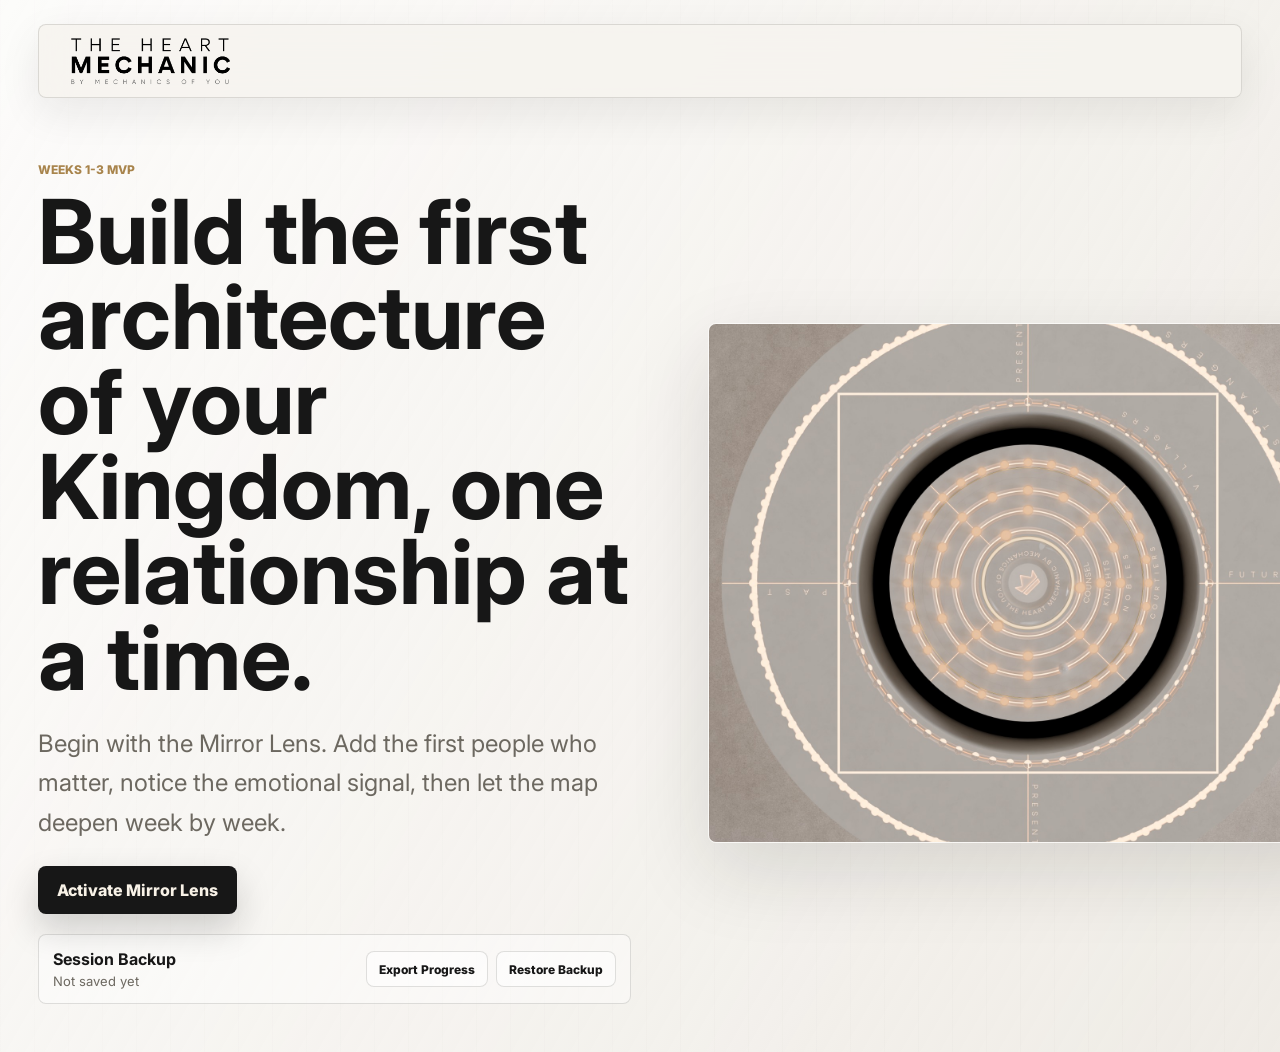
<file: backups/outputs/index.html>
<!doctype html>
<html lang="en">
  <head>
    <meta charset="UTF-8" />
    <meta name="viewport" content="width=device-width, initial-scale=1.0" />
    <title>The Heart Mechanic Blueprint</title>
    <link rel="preconnect" href="https://fonts.googleapis.com" />
    <link rel="preconnect" href="https://fonts.gstatic.com" crossorigin />
    <link href="https://fonts.googleapis.com/css2?family=Inter:wght@400;500;600;700;800&display=swap" rel="stylesheet" />
    <link rel="stylesheet" href="./styles.css" />
  </head>
  <body>
    <div class="shell">
      <header class="topbar" aria-label="Main navigation">
        <button class="brand" data-route="welcome" aria-label="The Heart Mechanic Blueprint home">
          <img src="./assets/heart-mechanic-logo.png" alt="By Mechanics of You" />
        </button>
        <button id="top-back" class="top-back" type="button" hidden>Back</button>
      </header>

      <main>
        <section id="welcome" class="view welcome-view active" aria-labelledby="welcome-title">
          <div class="hero-copy">
            <p class="eyebrow">Weeks 1-3 MVP</p>
            <h1 id="welcome-title">Build the first architecture of your Kingdom, one relationship at a time.</h1>
            <p class="hero-subtitle">Begin with the Mirror Lens. Add the first people who matter, notice the emotional signal, then let the map deepen week by week.</p>
            <div class="hero-actions">
              <button class="primary-action" data-route="census">Activate Mirror Lens</button>
            </div>
            <div class="backup-panel">
              <div>
                <strong>Session Backup</strong>
                <span id="last-saved-label">Not saved yet</span>
              </div>
              <div class="backup-actions">
                <button class="secondary-action compact-action" type="button" data-export-progress>Export Progress</button>
                <label class="secondary-action compact-action restore-action">
                  <input id="restore-backup-input" type="file" accept=".json,application/json" />
                  Restore Backup
                </label>
              </div>
            </div>
          </div>
          <div class="hero-visual" aria-hidden="true">
            <img class="kingdom-hero-map" src="./assets/kingdom-map-hero.jpeg" alt="" />
          </div>
        </section>

        <section id="census" class="view" aria-labelledby="census-title">
          <div class="week-heading">
            <div>
              <p class="eyebrow">Week 1: Mirror Lens</p>
              <h2 id="census-title">Who is present in your relational field?</h2>
              <p>Start with the first 10-20 people who carry real significance. You can add more each week as the course reveals them.</p>
            </div>
            <div class="week-heading-actions">
              <div id="week-1-status" class="status-pill">Not started</div>
              <button class="secondary-action compact-action" type="button" data-reset>Start Fresh</button>
            </div>
          </div>

          <div class="session-layout">
            <div class="panel session-panel">
              <div class="panel-title">
                <h3>Add people for this session</h3>
                <p>Think of 5 people you are close to or deeply care about. Then 3 people you find challenging. Then 2-3 people who are in your life, but not central.</p>
              </div>
              <form id="manual-form" class="manual-form">
                <label>
                  <span>Name</span>
                  <input id="manual-name" required autocomplete="name" placeholder="Amara Stone" />
                </label>
                <button class="primary-action" type="submit">Add Person</button>
              </form>
              <div class="session-prompts" aria-label="Session prompts">
                <article>
                  <strong>Close or deeply cared for</strong>
                  <span>Family, friends, partners, or chosen people who feel close.</span>
                </article>
                <article>
                  <strong>Challenging or charged</strong>
                  <span>People who create activation, grief, tension, or unfinished feeling.</span>
                </article>
                <article>
                  <strong>Present but peripheral</strong>
                  <span>Neighbours, community, work, or regular life contacts who take space.</span>
                </article>
              </div>
              <details class="memory-aid">
                <summary>Add from a phone list or Airtable</summary>
                <p>Optional. Use this only as a memory aid. Imported names stay outside the map unless you choose to add them.</p>
                <label class="upload-target">
                  <input id="contact-file-input" type="file" accept=".csv,.vcf,text/csv,text/vcard,text/x-vcard" />
                  <span>Upload Contacts</span>
                  <small>Supports CSV and iPhone vCard (.vcf) files.</small>
                </label>
                <div class="paste-import">
                  <label>
                    <span>Paste from Airtable</span>
                    <textarea id="airtable-paste" rows="6" placeholder="Paste names or copied Airtable rows here"></textarea>
                  </label>
                  <button class="secondary-action" type="button" data-preview-paste>Preview Pasted Names</button>
                </div>
                <p class="privacy-note">Your contacts are used only to create your personal Kingdom map. This prototype stores them locally in your browser unless backend storage is added later.</p>
              </details>
              <div class="form-actions">
                <button class="secondary-action" type="button" data-load-samples>Use Demo Contacts</button>
              </div>
            </div>

            <div class="panel mirror-overview-panel">
              <div class="panel-title row-title">
                <div>
                  <h3>Map Overview</h3>
                  <p>Name the first emotional signal. Nothing else needs to be completed this week.</p>
                </div>
                <span id="mirror-count" class="status-pill">0 mapped</span>
              </div>
              <div id="mirror-overview" class="map-overview"></div>
              <div id="mirror-completion" class="completion-panel"></div>
            </div>
          </div>

          <div class="panel roster-panel" id="memory-bank-panel">
            <div class="panel-title row-title">
              <div>
                <h3>Memory bank</h3>
                <p id="population-summary">No contacts added yet.</p>
              </div>
            </div>
            <p class="selection-note">If you imported a large list, do not process all of it. Tap only the names that become relevant. Everyone else can stay outside the map for now.</p>
            <div id="population-list" class="population-list"></div>
          </div>
        </section>

        <section id="mirror-complete" class="view seal-view" aria-labelledby="mirror-complete-title">
          <div class="seal-copy">
            <p class="eyebrow">Week 1 complete</p>
            <h2 id="mirror-complete-title">Mirror Lens complete.</h2>
            <p id="mirror-complete-summary">You have named the first emotional signal for your first people.</p>
            <p>Use this as a seal. Week 1 is complete enough to move forward.</p>
            <div class="hero-actions">
              <button class="primary-action" data-route="foundation">Next Week 2: Witness Lens</button>
              <button class="secondary-action" data-route="census">Return to Mirror Lens</button>
            </div>
          </div>
          <div class="seal-visual" aria-hidden="true">
            <img src="./assets/mirror-lens-seal.jpg" alt="" />
          </div>
        </section>

        <section id="foundation" class="view" aria-labelledby="foundation-title">
          <div class="week-heading">
            <div>
              <p class="eyebrow">Week 2: Witness Lens</p>
              <h2 id="foundation-title">Who are they in your world now?</h2>
              <p>Add the relational context: private cast name, relationship type and current status. The Mirror signal stays visible.</p>
            </div>
            <div id="week-2-status" class="status-pill">Locked</div>
          </div>

          <div class="panel week-add-panel">
            <div class="panel-title">
              <h3>Add anyone newly relevant</h3>
              <p>Each week, the map can expand gently. Add people only when they become useful to the work.</p>
            </div>
            <form id="foundation-add-form" class="manual-form">
              <label>
                <span>Name</span>
                <input id="foundation-add-name" autocomplete="name" placeholder="Someone who emerged this week" />
              </label>
              <button class="primary-action" type="submit">Add Person</button>
            </form>
          </div>

          <div class="name-toggle" role="group" aria-label="Name display">
            <button data-name-mode="real">Show Real Names</button>
            <button data-name-mode="cast">Show Cast Names</button>
          </div>

          <div id="foundation-gate" class="locked-message"></div>
          <div class="panel witness-overview-panel">
            <div class="panel-title row-title">
              <div>
                <h3>Map Overview</h3>
                <p>A clear session view, close to Airtable in clarity, but lighter in feeling.</p>
              </div>
              <span id="witness-count" class="status-pill">0 witnessed</span>
            </div>
            <div id="witness-overview" class="map-overview witness-overview"></div>
            <div id="witness-completion" class="completion-panel"></div>
          </div>
          <div id="foundation-list" class="foundation-list"></div>

          <div class="week-actions">
            <button class="secondary-action" data-route="census">Back to Week 1</button>
          </div>
        </section>

        <section id="witness-complete" class="view seal-view" aria-labelledby="witness-complete-title">
          <div class="seal-copy">
            <p class="eyebrow">Week 2 complete</p>
            <h2 id="witness-complete-title">Witness Lens complete.</h2>
            <p id="witness-complete-summary">You have named the relational context for your first people.</p>
            <p>Use this as a seal. Week 2 is complete enough to move into the first architecture.</p>
            <div class="hero-actions">
              <button class="primary-action" data-route="architect">Next Week 3: Architect Lens</button>
              <button class="secondary-action" data-route="foundation">Return to Witness Lens</button>
            </div>
          </div>
          <div class="seal-visual" aria-hidden="true">
            <img src="./assets/mirror-lens-seal.jpg" alt="" />
          </div>
        </section>

        <section id="architect" class="view" aria-labelledby="architect-title">
          <div class="week-heading">
            <div>
              <p class="eyebrow">Week 3: Architect Lens</p>
              <h2 id="architect-title">Where do they belong in the structure?</h2>
              <p>Begin placing people into the first architecture. This is not an assessment; it is the first visible structure of the relational field.</p>
            </div>
            <div id="week-3-status" class="status-pill">Locked</div>
          </div>

          <div class="panel week-add-panel">
            <div class="panel-title">
              <h3>Add anyone newly relevant</h3>
              <p>If someone becomes important during placement, add them here. They will enter the Architect map as unplaced.</p>
            </div>
            <form id="architect-add-form" class="manual-form">
              <label>
                <span>Name</span>
                <input id="architect-add-name" autocomplete="name" placeholder="Someone who belongs in the structure" />
              </label>
              <button class="primary-action" type="submit">Add Person</button>
            </form>
          </div>

          <div id="architect-gate" class="locked-message"></div>
          <div id="architect-workspace" class="placement-board panel">
            <div class="placement-board-header">
              <div>
                <h3>Map Overview</h3>
                <p id="placement-guidance">Drag a person into a column. On mobile, tap a person first, then tap the destination column.</p>
              </div>
              <span id="structure-progress" class="status-pill">0 placed</span>
            </div>
            <div id="placement-columns" class="placement-columns"></div>
            <div id="architect-completion" class="completion-panel"></div>
          </div>

          <div class="week-actions">
            <button class="primary-action" data-route="locked">View Locked Weeks</button>
          </div>
        </section>

        <section id="architect-complete" class="view seal-view" aria-labelledby="architect-complete-title">
          <div class="seal-copy">
            <p class="eyebrow">Week 3 complete</p>
            <h2 id="architect-complete-title">Architect Lens complete.</h2>
            <p id="architect-complete-summary">You now have your first Kingdom Map.</p>
            <p>This is a living, breathing map. It will continue to change as your relationships change, and it can become a diagnostic tool you use for life.</p>
            <div class="hero-actions">
              <button class="primary-action" data-route="architect">Open My Kingdom Map</button>
              <button class="secondary-action" data-route="locked">View Future Weeks</button>
            </div>
          </div>
          <div class="seal-visual" aria-hidden="true">
            <img src="./assets/mirror-lens-seal.jpg" alt="" />
          </div>
        </section>

        <section id="locked" class="view" aria-labelledby="locked-title">
          <div class="week-heading">
            <div>
              <p class="eyebrow">Future weeks</p>
              <h2 id="locked-title">The system opens progressively.</h2>
              <p>Weeks 4-6 are visible for orientation only. They are intentionally locked for MVP 1.</p>
            </div>
          </div>
          <div class="locked-grid">
            <article class="panel locked-card">
              <span>Locked</span>
              <h3>Week 4: The Mechanic</h3>
              <p>Potential, present, rising, hold, fading and repositioning will be added later.</p>
            </article>
            <article class="panel locked-card">
              <span>Locked</span>
              <h3>Week 5: Oracle</h3>
              <p>Legacy, transition and shedding are outside MVP 1.</p>
            </article>
            <article class="panel locked-card">
              <span>Locked</span>
              <h3>Week 6: Sovereignty</h3>
              <p>Sovereign Summary and Sovereign Seal are reserved for a future release.</p>
            </article>
          </div>
        </section>

        <section id="person-profile" class="view profile-view" aria-labelledby="profile-title">
          <div id="profile-shell"></div>
        </section>
      </main>
    </div>

    <dialog id="import-preview-dialog" class="modal import-preview-modal">
      <form method="dialog">
        <div class="modal-header">
          <p class="eyebrow">Review before import</p>
          <h3 id="import-preview-title">Phone list detected</h3>
          <p id="import-preview-subtitle">These names will be added as a memory aid. They stay Out unless you tap them.</p>
        </div>
        <div id="import-preview-list" class="import-preview-list"></div>
        <div class="modal-actions">
          <button class="secondary-action" type="button" data-cancel-import>Cancel</button>
          <button class="primary-action" type="button" data-confirm-import>Use as Memory Aid</button>
        </div>
      </form>
    </dialog>

    <script src="./app.js"></script>
  </body>
</html>
</file>
<file: backups/outputs/styles.css>
:root {
  --ink: #171717;
  --muted: #6c6860;
  --paper: #f6f3ee;
  --stone: #e8e3da;
  --glass: rgba(255, 255, 255, 0.62);
  --line: rgba(24, 23, 20, 0.13);
  --shadow: 0 28px 80px rgba(33, 31, 27, 0.13);
  --gold: #a8844c;
  --green: #596f5c;
  --red: #8d5f59;
  --radius: 8px;
}

* {
  box-sizing: border-box;
}

body {
  margin: 0;
  min-height: 100vh;
  background:
    linear-gradient(120deg, rgba(255, 255, 255, 0.72), rgba(226, 222, 214, 0.34)),
    repeating-linear-gradient(90deg, rgba(24, 23, 20, 0.018) 0 1px, transparent 1px 34px),
    var(--paper);
  color: var(--ink);
  font-family: Inter, ui-sans-serif, system-ui, -apple-system, BlinkMacSystemFont, "Segoe UI", sans-serif;
}

button,
input,
textarea,
select {
  font: inherit;
}

button {
  cursor: pointer;
}

button:disabled {
  cursor: not-allowed;
  opacity: 0.45;
}

.shell {
  width: min(1440px, 100%);
  margin: 0 auto;
  padding: 24px clamp(14px, 3vw, 42px) 48px;
}

.topbar {
  position: sticky;
  top: 16px;
  z-index: 20;
  display: flex;
  justify-content: space-between;
  align-items: center;
  gap: 16px;
  min-height: 72px;
  padding: 10px;
  border: 1px solid var(--line);
  border-radius: var(--radius);
  background: rgba(246, 243, 238, 0.82);
  backdrop-filter: blur(18px);
  box-shadow: 0 14px 42px rgba(28, 28, 25, 0.08);
}

.brand,
.text-button {
  border: 0;
  background: transparent;
  color: inherit;
}

.brand {
  display: flex;
  align-items: center;
  gap: 12px;
  max-width: min(520px, 64vw);
  min-height: 52px;
  padding: 0;
  text-align: left;
}

.brand img {
  display: block;
  width: 100%;
  max-height: 52px;
  border-radius: var(--radius);
  object-fit: contain;
  object-position: left center;
}

.top-back {
  min-height: 38px;
  border: 1px solid var(--line);
  border-radius: 999px;
  background: rgba(255, 255, 255, 0.46);
  color: var(--muted);
  padding: 0 13px;
  font-size: 12px;
  font-weight: 900;
  white-space: nowrap;
}

.top-back:hover {
  background: var(--ink);
  color: #f8f2e7;
}

.top-back[hidden] {
  display: none;
}

.view {
  display: none;
  min-height: calc(100vh - 120px);
  padding-top: clamp(32px, 5vw, 72px);
}

.view.active {
  display: block;
}

.welcome-view.active {
  display: grid;
  grid-template-columns: minmax(0, 1fr) minmax(300px, 0.9fr);
  align-items: center;
  gap: clamp(28px, 6vw, 92px);
}

.seal-view.active {
  display: grid;
  grid-template-columns: minmax(0, 0.85fr) minmax(300px, 0.9fr);
  align-items: center;
  gap: clamp(28px, 6vw, 92px);
}

.eyebrow {
  margin: 0 0 12px;
  color: var(--gold);
  font-size: 12px;
  font-weight: 800;
  letter-spacing: 0;
  text-transform: uppercase;
}

h1,
h2,
h3,
p {
  margin-top: 0;
}

h1 {
  max-width: 880px;
  margin-bottom: 24px;
  font-size: clamp(44px, 7vw, 90px);
  line-height: 0.95;
  letter-spacing: 0;
}

h2 {
  max-width: 860px;
  margin-bottom: 14px;
  font-size: clamp(32px, 4.6vw, 60px);
  line-height: 1;
  letter-spacing: 0;
}

h3 {
  margin-bottom: 8px;
  font-size: 20px;
}

.hero-subtitle,
.week-heading p,
.panel-title p,
.locked-card p,
.privacy-note {
  color: var(--muted);
  line-height: 1.65;
}

.hero-subtitle {
  max-width: 680px;
  font-size: clamp(18px, 2vw, 24px);
}

.seal-copy p:not(.eyebrow) {
  max-width: 640px;
  color: var(--muted);
  font-size: clamp(18px, 2vw, 23px);
  line-height: 1.55;
}

.seal-visual {
  display: grid;
  place-items: center;
}

.seal-visual img {
  width: min(560px, 82vw);
  aspect-ratio: 1;
  border: 1px solid rgba(255, 255, 255, 0.42);
  border-radius: 50%;
  object-fit: cover;
  box-shadow: var(--shadow);
}

.hero-actions,
.form-actions,
.decision-buttons,
.week-actions,
.modal-actions {
  display: flex;
  flex-wrap: wrap;
  gap: 12px;
}

.backup-panel {
  display: flex;
  align-items: center;
  justify-content: space-between;
  gap: 14px;
  max-width: 680px;
  margin-top: 20px;
  border: 1px solid var(--line);
  border-radius: var(--radius);
  background: rgba(255, 255, 255, 0.42);
  padding: 14px;
}

.backup-panel strong,
.backup-panel span {
  display: block;
}

.backup-panel strong {
  margin-bottom: 4px;
}

.backup-panel span {
  color: var(--muted);
  font-size: 13px;
}

.backup-actions {
  display: flex;
  flex-wrap: wrap;
  gap: 8px;
  justify-content: flex-end;
}

.restore-action {
  display: inline-grid;
  place-items: center;
  margin: 0;
  color: var(--ink);
}

.restore-action input {
  display: none;
}

.primary-action,
.secondary-action,
.decision-buttons button,
.zone-button {
  min-height: 48px;
  border: 1px solid transparent;
  border-radius: var(--radius);
  padding: 0 18px;
  font-weight: 800;
}

.primary-action {
  background: var(--ink);
  color: #f8f2e7;
  box-shadow: 0 15px 34px rgba(23, 23, 23, 0.18);
}

.secondary-action,
.zone-button {
  border-color: var(--line);
  background: rgba(255, 255, 255, 0.5);
  color: var(--ink);
}

.text-button {
  color: var(--muted);
  font-weight: 800;
  text-decoration: underline;
  text-underline-offset: 4px;
}

.hero-visual {
  min-height: min(70vw, 620px);
  display: grid;
  place-items: center;
}

.kingdom-hero-map {
  width: min(640px, 86vw);
  aspect-ratio: 16 / 13;
  border: 1px solid rgba(255, 255, 255, 0.44);
  border-radius: var(--radius);
  object-fit: cover;
  object-position: center;
  box-shadow: var(--shadow);
}

.week-heading,
.row-title {
  display: flex;
  align-items: flex-start;
  justify-content: space-between;
  gap: 16px;
}

.week-heading {
  margin-bottom: 24px;
}

.week-heading-actions {
  display: flex;
  flex-wrap: wrap;
  justify-content: flex-end;
  gap: 10px;
}

.compact-action {
  min-height: 36px;
  padding: 0 12px;
  font-size: 12px;
}

.status-pill {
  display: inline-grid;
  place-items: center;
  min-height: 36px;
  border: 1px solid var(--line);
  border-radius: 999px;
  background: rgba(255, 255, 255, 0.5);
  color: var(--muted);
  padding: 0 12px;
  font-size: 12px;
  font-weight: 800;
  white-space: nowrap;
}

.status-pill.complete {
  background: rgba(89, 111, 92, 0.12);
  color: var(--green);
}

.status-pill.locked {
  background: rgba(23, 23, 23, 0.06);
}

.progression-grid,
.locked-grid {
  display: grid;
  grid-template-columns: repeat(3, minmax(0, 1fr));
  gap: 12px;
  margin-bottom: 18px;
}

.progression-grid {
  display: none;
}

.progress-card,
.panel {
  border: 1px solid var(--line);
  border-radius: var(--radius);
  background: var(--glass);
  box-shadow: 0 20px 60px rgba(33, 31, 27, 0.08);
  backdrop-filter: blur(18px);
}

.progress-card {
  min-height: 112px;
  padding: 16px;
}

.progress-card strong,
.progress-card span {
  display: block;
}

.progress-card span {
  margin-top: 8px;
  color: var(--muted);
  line-height: 1.45;
}

.panel {
  padding: clamp(18px, 2.2vw, 28px);
}

.census-grid {
  display: grid;
  grid-template-columns: minmax(280px, 0.82fr) minmax(320px, 1.18fr);
  gap: 18px;
  align-items: start;
}

.session-layout {
  display: grid;
  grid-template-columns: minmax(300px, 0.72fr) minmax(420px, 1.28fr);
  gap: 18px;
  align-items: start;
}

.panel-title {
  margin-bottom: 18px;
}

label {
  display: grid;
  gap: 8px;
  margin-bottom: 14px;
  color: var(--muted);
  font-size: 13px;
  font-weight: 800;
}

input,
textarea,
select {
  width: 100%;
  border: 1px solid rgba(23, 23, 23, 0.13);
  border-radius: var(--radius);
  background: rgba(255, 255, 255, 0.68);
  color: var(--ink);
  outline: none;
  padding: 13px 14px;
}

input:focus,
textarea:focus,
select:focus {
  border-color: rgba(168, 132, 76, 0.75);
  box-shadow: 0 0 0 4px rgba(168, 132, 76, 0.12);
}

textarea {
  min-height: 132px;
  resize: vertical;
}

.manual-form {
  display: grid;
  grid-template-columns: 1fr auto;
  gap: 10px;
  align-items: end;
  margin-bottom: 18px;
}

.manual-form label {
  margin: 0;
}

.session-prompts {
  display: grid;
  gap: 10px;
  margin: 18px 0 4px;
}

.session-prompts article {
  border: 1px solid var(--line);
  border-radius: var(--radius);
  background: rgba(255, 255, 255, 0.42);
  padding: 14px;
}

.session-prompts strong,
.session-prompts span {
  display: block;
}

.session-prompts strong {
  margin-bottom: 5px;
  font-size: 14px;
}

.session-prompts span {
  color: var(--muted);
  font-size: 13px;
  line-height: 1.45;
}

.memory-aid {
  margin-top: 18px;
  border: 1px solid var(--line);
  border-radius: var(--radius);
  background: rgba(255, 255, 255, 0.34);
  padding: 14px;
}

.memory-aid summary {
  cursor: pointer;
  color: var(--ink);
  font-weight: 900;
}

.memory-aid p {
  color: var(--muted);
  font-size: 13px;
  line-height: 1.55;
  margin: 10px 0 14px;
}

.paste-import {
  display: grid;
  gap: 10px;
  margin-top: 14px;
}

.paste-import label {
  margin-bottom: 0;
}

.upload-target {
  min-height: 150px;
  display: grid;
  place-items: center;
  border: 1px dashed rgba(23, 23, 23, 0.25);
  border-radius: var(--radius);
  background: rgba(255, 255, 255, 0.36);
  text-align: center;
}

.upload-target input {
  display: none;
}

.upload-target span,
.upload-target small {
  display: block;
}

.upload-target span {
  color: var(--ink);
  font-size: 18px;
  font-weight: 800;
}

.upload-target small {
  margin-top: 6px;
  color: var(--muted);
}

.privacy-note {
  margin: 16px 0 18px;
  border-left: 2px solid rgba(168, 132, 76, 0.45);
  font-size: 13px;
  padding-left: 12px;
}

.selection-note {
  margin: -4px 0 18px;
  border-left: 2px solid rgba(168, 132, 76, 0.45);
  color: var(--muted);
  font-size: 14px;
  line-height: 1.6;
  padding-left: 12px;
}

.map-overview {
  display: grid;
  gap: 8px;
}

.overview-header,
.overview-row {
  display: grid;
  gap: 12px;
  align-items: center;
}

.overview-header {
  min-height: 38px;
  border-bottom: 1px solid var(--line);
  color: var(--muted);
  font-size: 12px;
  font-weight: 900;
  text-transform: uppercase;
}

.mirror-header,
.mirror-row {
  grid-template-columns: minmax(170px, 0.75fr) minmax(280px, 1.25fr) auto;
}

.witness-header,
.witness-row {
  grid-template-columns: minmax(170px, 0.9fr) minmax(125px, 0.55fr) minmax(165px, 0.8fr) minmax(100px, 0.5fr) minmax(240px, 1fr);
}

.overview-row {
  min-height: 72px;
  border: 1px solid var(--line);
  border-radius: var(--radius);
  background: rgba(255, 255, 255, 0.48);
  padding: 12px;
}

.overview-name {
  display: flex;
  align-items: center;
  gap: 12px;
  min-width: 0;
}

.overview-name strong {
  overflow: hidden;
  text-overflow: ellipsis;
  white-space: nowrap;
}

.pill-group {
  display: flex;
  flex-wrap: wrap;
  gap: 7px;
}

.tag-pill,
.read-pill {
  display: inline-grid;
  place-items: center;
  min-height: 34px;
  border: 1px solid var(--line);
  border-radius: 999px;
  background: rgba(255, 255, 255, 0.54);
  color: var(--muted);
  padding: 0 11px;
  font-size: 12px;
  font-weight: 900;
  white-space: nowrap;
}

.tag-pill.active,
.read-pill.filled {
  border-color: rgba(89, 111, 92, 0.22);
  background: rgba(89, 111, 92, 0.13);
  color: #3d5d42;
}

.witness-overview-panel,
.week-add-panel {
  margin-bottom: 18px;
}

.witness-overview {
  overflow-x: auto;
  padding-bottom: 4px;
}

.witness-header,
.witness-row {
  width: max(100%, 900px);
}

.sticky-name-cell {
  position: sticky;
  left: 0;
  z-index: 2;
  border-right: 1px solid rgba(24, 23, 20, 0.1);
  background:
    linear-gradient(90deg, rgba(246, 243, 238, 0.98), rgba(246, 243, 238, 0.92) 84%, rgba(246, 243, 238, 0));
  box-shadow: 12px 0 22px rgba(33, 31, 27, 0.06);
}

.witness-header .sticky-name-cell {
  z-index: 3;
}

.witness-row .sticky-name-cell {
  min-height: 50px;
  margin: -4px 0 -4px -4px;
  border-radius: var(--radius) 0 0 var(--radius);
  padding-left: 4px;
}

.witness-row input,
.witness-row select {
  min-width: 0;
  padding: 10px 11px;
}

.completion-panel {
  display: flex;
  align-items: center;
  justify-content: space-between;
  gap: 14px;
  margin-top: 16px;
  border: 1px solid rgba(168, 132, 76, 0.22);
  border-radius: var(--radius);
  background:
    linear-gradient(135deg, rgba(255, 255, 255, 0.62), rgba(255, 255, 255, 0.34)),
    linear-gradient(135deg, rgba(168, 132, 76, 0.08), transparent);
  padding: 14px;
}

.completion-panel p {
  margin: 0;
  color: var(--muted);
  font-size: 14px;
  line-height: 1.45;
}

.census-panel {
  min-height: 560px;
}

.census-card {
  position: relative;
  min-height: 360px;
  display: grid;
  place-items: center;
  border: 1px solid rgba(23, 23, 23, 0.13);
  border-radius: var(--radius);
  background:
    linear-gradient(180deg, rgba(255, 255, 255, 0.72), rgba(255, 255, 255, 0.42)),
    linear-gradient(135deg, rgba(168, 132, 76, 0.11), transparent 42%);
  box-shadow: var(--shadow);
  padding: 28px;
  text-align: center;
  touch-action: none;
  transition: transform 180ms ease, opacity 180ms ease;
  user-select: none;
}

.census-card::before,
.census-card::after {
  position: absolute;
  top: 18px;
  border: 1px solid var(--line);
  border-radius: 999px;
  background: rgba(255, 255, 255, 0.58);
  color: var(--muted);
  padding: 8px 11px;
  font-size: 12px;
  font-weight: 900;
  opacity: 0;
  transition: opacity 120ms ease;
}

.census-card::before {
  left: 18px;
  content: "Out";
}

.census-card::after {
  right: 18px;
  content: "In";
}

.census-card.drag-left::before,
.census-card.drag-right::after {
  opacity: 1;
}

.census-card.drag-skip .skip-cue {
  opacity: 1;
}

.skip-cue {
  position: absolute;
  left: 50%;
  bottom: 18px;
  border: 1px solid var(--line);
  border-radius: 999px;
  background: rgba(255, 255, 255, 0.58);
  color: var(--muted);
  padding: 8px 11px;
  font-size: 12px;
  font-weight: 900;
  opacity: 0;
  transform: translateX(-50%);
  transition: opacity 120ms ease;
}

.census-card h3 {
  margin: 18px 0 0;
  font-size: clamp(36px, 5vw, 64px);
  line-height: 0.98;
}

.census-card p {
  color: var(--muted);
}

.decision-buttons {
  display: grid;
  grid-template-columns: repeat(4, minmax(0, 1fr));
  justify-content: stretch;
  margin-top: 16px;
}

.swipe-guide {
  display: grid;
  grid-template-columns: repeat(3, minmax(0, 1fr));
  gap: 8px;
  margin-top: 12px;
  color: var(--muted);
  font-size: 12px;
  font-weight: 800;
  text-align: center;
}

.decision-buttons button {
  min-height: 62px;
  padding: 0 10px;
  font-size: 16px;
}

.outside-btn {
  border-color: rgba(141, 95, 89, 0.22);
  background: rgba(141, 95, 89, 0.11);
  color: #6f3d38;
}

.kingdom-btn {
  border-color: rgba(89, 111, 92, 0.22);
  background: rgba(89, 111, 92, 0.12);
  color: #3d5d42;
}

.sphere-avatar {
  display: grid;
  place-items: center;
  width: 92px;
  height: 92px;
  flex: 0 0 auto;
  border-radius: 50%;
  background:
    radial-gradient(circle at 50% 42%, rgba(255, 252, 246, 0.88), rgba(226, 221, 211, 0.58) 44%, rgba(176, 169, 156, 0.38)),
    linear-gradient(145deg, rgba(255, 255, 255, 0.62), rgba(198, 191, 179, 0.28));
  color: rgba(23, 23, 23, 0.76);
  box-shadow:
    inset 0 0 0 1px rgba(255, 255, 255, 0.54),
    inset 0 0 0 9px rgba(246, 243, 238, 0.32),
    0 14px 34px rgba(33, 31, 27, 0.12);
  font-size: 13px;
  font-weight: 900;
}

.relationship-symbol {
  display: block;
  flex: 0 0 auto;
  border-radius: 50%;
  object-fit: contain;
  filter: drop-shadow(0 10px 22px rgba(33, 31, 27, 0.12));
}

.mini-seal {
  width: 50px;
  height: 50px;
}

.roster-panel {
  margin-top: 18px;
}

.population-list,
.foundation-list {
  display: grid;
  gap: 10px;
}

.person-row,
.foundation-row {
  display: grid;
  grid-template-columns: auto minmax(0, 1fr) auto;
  gap: 12px;
  align-items: center;
  border: 1px solid var(--line);
  border-radius: var(--radius);
  background: rgba(255, 255, 255, 0.46);
  padding: 12px;
}

.person-row {
  min-height: 74px;
  cursor: pointer;
}

.person-row.selected {
  border-color: rgba(89, 111, 92, 0.42);
  background: rgba(89, 111, 92, 0.12);
  box-shadow: 0 12px 30px rgba(33, 31, 27, 0.07);
}

.person-row.selected .mini-seal {
  outline: 3px solid rgba(89, 111, 92, 0.22);
  outline-offset: 3px;
}

.person-main {
  min-width: 0;
}

.person-main strong,
.person-main span {
  display: block;
}

.person-main span {
  overflow: hidden;
  color: var(--muted);
  font-size: 13px;
  text-overflow: ellipsis;
  white-space: nowrap;
}

.row-actions {
  display: flex;
  gap: 8px;
}

.row-actions button {
  min-height: 38px;
  border: 1px solid var(--line);
  border-radius: var(--radius);
  background: rgba(255, 255, 255, 0.52);
  color: var(--ink);
  padding: 0 10px;
  font-size: 12px;
  font-weight: 800;
}

.name-toggle {
  display: inline-flex;
  gap: 6px;
  margin-bottom: 18px;
  border: 1px solid var(--line);
  border-radius: 999px;
  background: rgba(255, 255, 255, 0.5);
  padding: 5px;
}

.name-toggle button {
  min-height: 36px;
  border: 0;
  border-radius: 999px;
  background: transparent;
  color: var(--muted);
  padding: 0 14px;
  font-weight: 800;
}

.name-toggle button.active {
  background: var(--ink);
  color: #f8f2e7;
}

.foundation-row {
  grid-template-columns: minmax(150px, 0.8fr) repeat(3, minmax(150px, 1fr));
}

.locked-message {
  display: none;
  margin-bottom: 18px;
  border: 1px solid var(--line);
  border-radius: var(--radius);
  background: rgba(255, 255, 255, 0.48);
  color: var(--muted);
  padding: 18px;
}

.locked-message.active {
  display: block;
}

.profile-hero {
  display: flex;
  align-items: center;
  justify-content: space-between;
  gap: 24px;
  margin-bottom: 18px;
}

.profile-hero p:not(.eyebrow) {
  max-width: 680px;
  color: var(--muted);
  line-height: 1.55;
}

.profile-hero .mini-seal {
  width: 110px;
  height: 110px;
}

.profile-grid {
  display: grid;
  grid-template-columns: repeat(3, minmax(220px, 1fr));
  gap: 18px;
}

.profile-panel label:last-child {
  margin-bottom: 0;
}

.profile-actions {
  align-items: center;
  justify-content: space-between;
}

.week-actions {
  margin-top: 18px;
  justify-content: flex-end;
}

.placement-board {
  overflow: hidden;
}

.placement-board-header {
  display: flex;
  justify-content: space-between;
  align-items: flex-start;
  gap: 16px;
  margin-bottom: 18px;
}

.placement-board-header p {
  color: var(--muted);
  line-height: 1.55;
}

.placement-columns {
  display: grid;
  grid-template-columns: repeat(6, minmax(230px, 1fr));
  gap: 12px;
  overflow-x: auto;
  padding-bottom: 8px;
}

.placement-column {
  min-height: 540px;
  border: 1px solid var(--line);
  border-radius: var(--radius);
  background: rgba(255, 255, 255, 0.34);
  padding: 12px;
}

.placement-column:not(.unplaced-column) {
  background:
    linear-gradient(180deg, rgba(255, 255, 255, 0.54), rgba(255, 255, 255, 0.28)),
    linear-gradient(135deg, rgba(168, 132, 76, 0.08), transparent 46%);
}

.placement-column.unplaced-column {
  background: rgba(255, 255, 255, 0.24);
}

.placement-column.drag-over {
  border-color: rgba(168, 132, 76, 0.68);
  background: rgba(168, 132, 76, 0.09);
}

.placement-column header {
  display: flex;
  align-items: flex-start;
  justify-content: space-between;
  gap: 10px;
  min-height: 92px;
  margin-bottom: 12px;
}

.placement-column h3 {
  margin: 0 0 7px;
  font-size: 17px;
}

.placement-column p {
  margin: 0;
  color: var(--muted);
  font-size: 12px;
  line-height: 1.42;
}

.placement-column header span {
  display: grid;
  place-items: center;
  min-width: 30px;
  height: 30px;
  border-radius: 50%;
  background: rgba(23, 23, 23, 0.08);
  color: var(--muted);
  font-size: 12px;
  font-weight: 900;
}

.placement-card-list {
  display: grid;
  align-content: start;
  gap: 8px;
}

.placement-person {
  display: grid;
  grid-template-columns: auto minmax(0, 1fr) auto;
  gap: 10px;
  align-items: center;
  border: 1px solid var(--line);
  border-radius: var(--radius);
  background: rgba(255, 255, 255, 0.62);
  cursor: grab;
  padding: 12px;
  box-shadow: 0 10px 26px rgba(33, 31, 27, 0.06);
}

.placement-person.selected {
  border-color: rgba(168, 132, 76, 0.66);
  box-shadow: 0 0 0 3px rgba(168, 132, 76, 0.12), 0 10px 26px rgba(33, 31, 27, 0.06);
}

.placement-person:active {
  cursor: grabbing;
}

.placement-open-btn {
  display: inline-grid;
  place-items: center;
  min-height: 28px;
  border: 1px solid var(--line);
  border-radius: 999px;
  background: rgba(255, 255, 255, 0.54);
  color: var(--muted);
  padding: 0 9px;
  font-size: 11px;
  font-weight: 900;
}

.placement-person.selected .placement-open-btn {
  border-color: rgba(168, 132, 76, 0.42);
  background: rgba(168, 132, 76, 0.12);
  color: var(--gold);
}

.locked-card {
  min-height: 220px;
}

.locked-card span {
  display: inline-grid;
  place-items: center;
  min-height: 32px;
  border-radius: 999px;
  background: rgba(23, 23, 23, 0.06);
  color: var(--muted);
  padding: 0 10px;
  font-size: 12px;
  font-weight: 800;
}

.modal {
  width: min(680px, calc(100vw - 28px));
  border: 1px solid var(--line);
  border-radius: var(--radius);
  background: rgba(246, 243, 238, 0.97);
  box-shadow: var(--shadow);
  color: var(--ink);
  padding: 0;
}

.modal::backdrop {
  background: rgba(22, 22, 19, 0.36);
  backdrop-filter: blur(8px);
}

.modal form {
  padding: clamp(20px, 4vw, 34px);
}

.import-preview-list {
  max-height: min(420px, 48vh);
  overflow: auto;
  display: grid;
  gap: 8px;
  margin: 22px 0;
  padding-right: 4px;
}

.preview-contact {
  display: grid;
  grid-template-columns: auto minmax(0, 1fr);
  gap: 12px;
  align-items: center;
  border: 1px solid var(--line);
  border-radius: var(--radius);
  background: rgba(255, 255, 255, 0.46);
  padding: 12px;
}

.modal-actions {
  justify-content: flex-end;
}

.empty-state {
  border: 1px dashed rgba(23, 23, 23, 0.16);
  border-radius: var(--radius);
  color: var(--muted);
  padding: 18px;
  text-align: center;
}

@media (max-width: 980px) {
  .topbar,
  .week-heading,
  .row-title {
    align-items: stretch;
    flex-direction: column;
  }

  .welcome-view.active,
  .seal-view.active,
  .census-grid,
  .session-layout {
    grid-template-columns: 1fr;
  }

  .progression-grid,
  .locked-grid {
    grid-template-columns: repeat(2, minmax(0, 1fr));
  }

  .foundation-row {
    grid-template-columns: 1fr;
  }

  .profile-grid {
    grid-template-columns: 1fr;
  }

  .mirror-header {
    display: none;
  }

  .mirror-row {
    grid-template-columns: 1fr;
  }

  .witness-header,
  .witness-row {
    min-width: 880px;
  }

  .placement-columns {
    grid-template-columns: repeat(6, minmax(240px, 72vw));
  }
}

@media (max-width: 640px) {
  .shell {
    padding: 12px 12px 32px;
  }

  .topbar {
    top: 8px;
    flex-direction: row;
    align-items: center;
  }

  .progression-grid,
  .locked-grid,
  .manual-form {
    grid-template-columns: 1fr;
  }

  .brand {
    max-width: 68vw;
    min-height: 42px;
  }

  .brand img {
    max-height: 42px;
  }

  h1 {
    font-size: 42px;
  }

  .placement-board {
    padding: 14px;
  }

  .placement-board-header {
    flex-direction: column;
  }

  .profile-hero {
    align-items: flex-start;
    flex-direction: column-reverse;
  }

  .backup-panel {
    align-items: stretch;
    flex-direction: column;
  }

  .backup-actions {
    justify-content: stretch;
  }

  .backup-actions .compact-action {
    width: 100%;
  }

  .completion-panel {
    align-items: stretch;
    flex-direction: column;
  }

  .placement-column {
    min-height: 420px;
  }

  .decision-buttons {
    position: sticky;
    bottom: 10px;
    z-index: 15;
    grid-template-columns: repeat(4, minmax(0, 1fr));
    border: 1px solid var(--line);
    border-radius: var(--radius);
    background: rgba(246, 243, 238, 0.88);
    padding: 8px;
    backdrop-filter: blur(16px);
  }

  .decision-buttons button {
    min-height: 58px;
    padding: 0 8px;
  }
}
</file>
